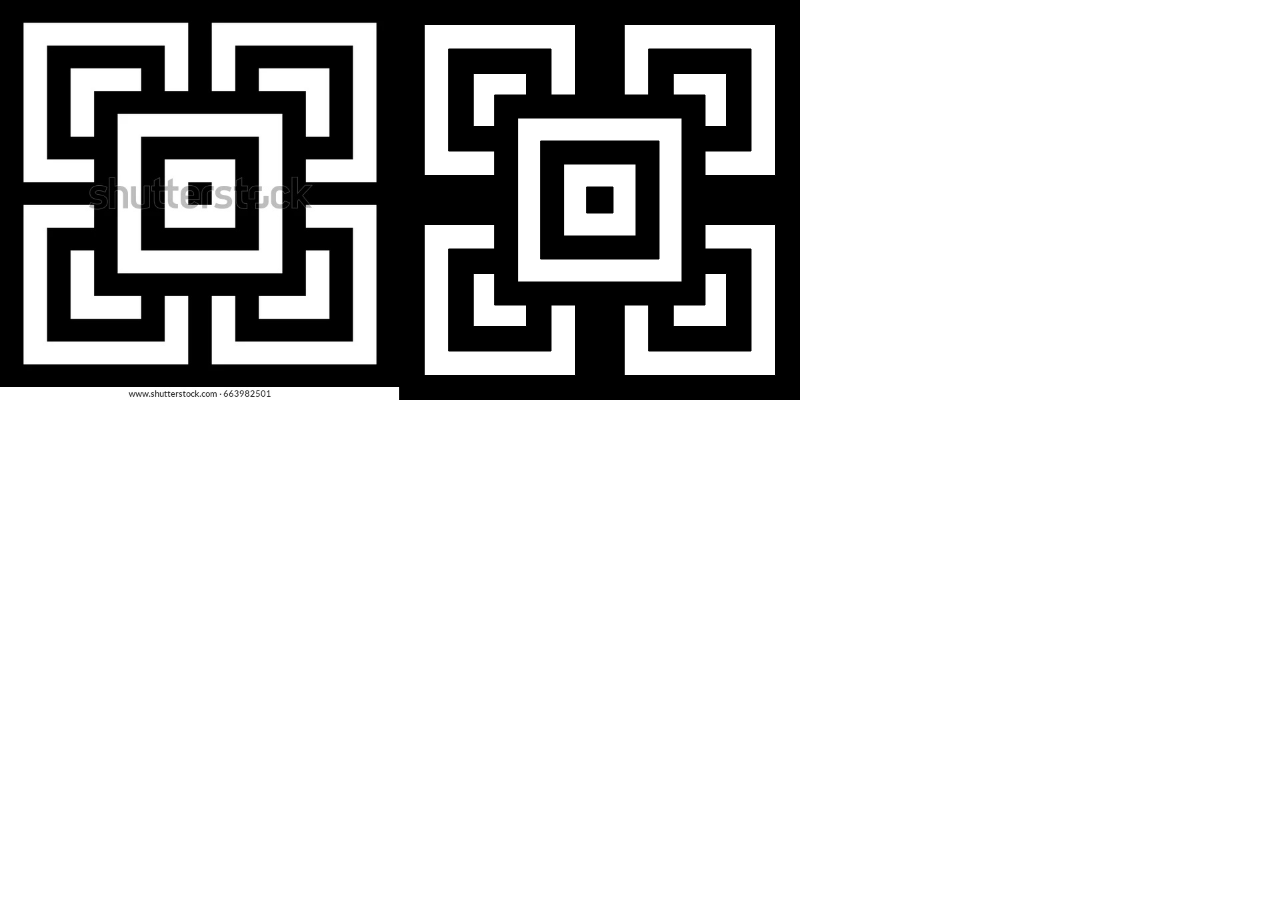
<file: tp1/index.html>
<!DOCTYPE html>
<html>
<head>
  <meta charset="utf-8">
  <meta name="viewport" content="width=device-width, initial-scale=1.0">

  <!-- PLEASE NO CHANGES BELOW THIS LINE (UNTIL I SAY SO) -->
  <script language="javascript" type="text/javascript" src="libraries/p5.min.js"></script>
  <script language="javascript" type="text/javascript" src="funciones_propias.js"></script>
  <script language="javascript" type="text/javascript" src="tp1.js"></script>
  <!-- OK, YOU CAN MAKE CHANGES BELOW THIS LINE AGAIN -->

  <style>
    body {
      padding: 0;
      margin: 0;
    }
  </style>
</head>

<body>
</body>
</html>
</file>
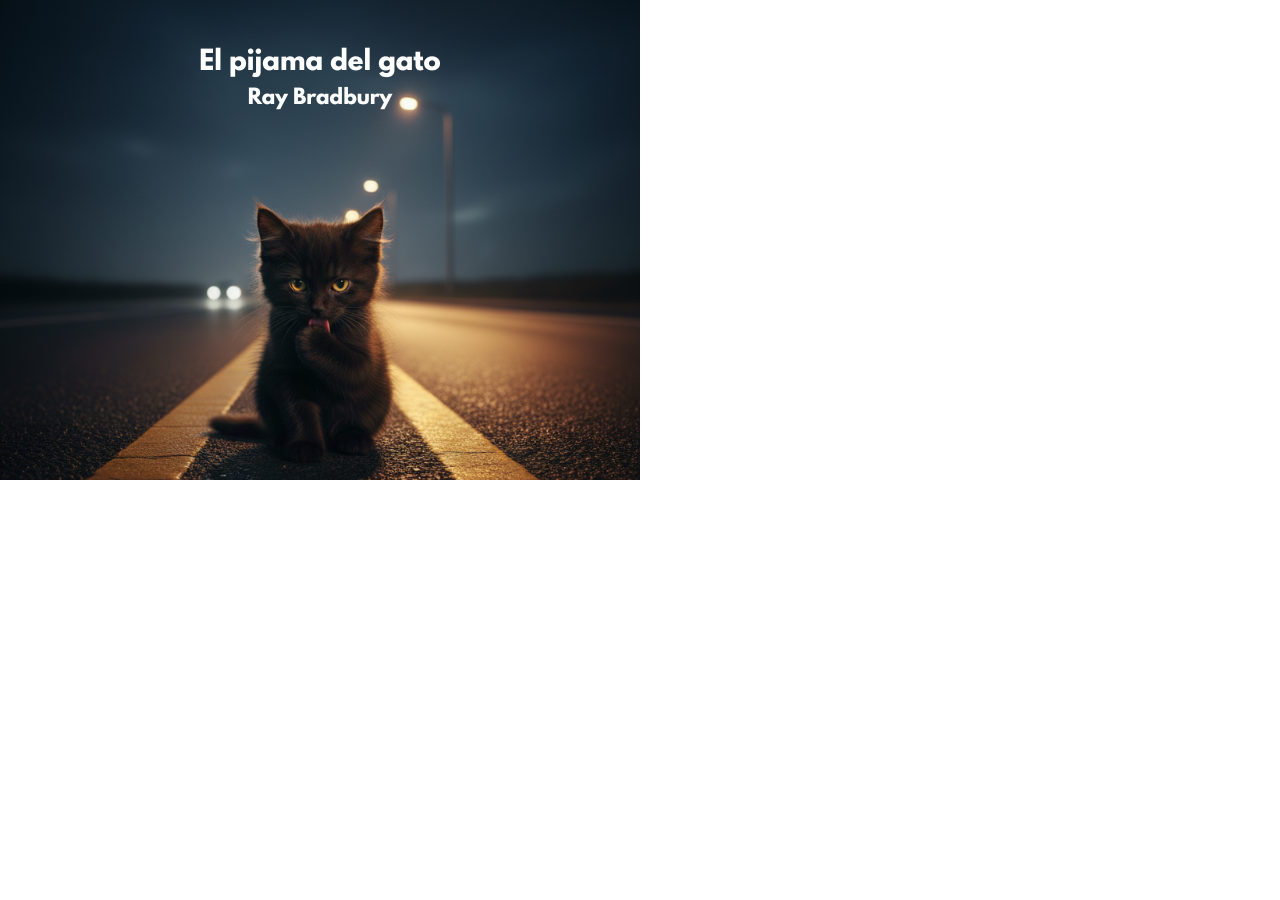
<file: tpfinalparte1/index.html>
<!DOCTYPE html>
<html>
<head>
  <meta charset="utf-8">
  <meta name="viewport" content="width=device-width, initial-scale=1.0">

  <!-- PLEASE NO CHANGES BELOW THIS LINE (UNTIL I SAY SO) -->
  <script language="javascript" type="text/javascript" src="libraries/p5.min.js"></script>
  <script language="javascript" type="text/javascript" src="libraries/p5.sound.min.js"></script>
  <script language="javascript" type="text/javascript" src="funciones.js"></script>
  <script language="javascript" type="text/javascript" src="tpfinalparte1.js"></script>
  <!-- OK, YOU CAN MAKE CHANGES BELOW THIS LINE AGAIN -->

  <style>
    body {
      padding: 0;
      margin: 0;
    }
  </style>
</head>

<body>
</body>
</html>
</file>
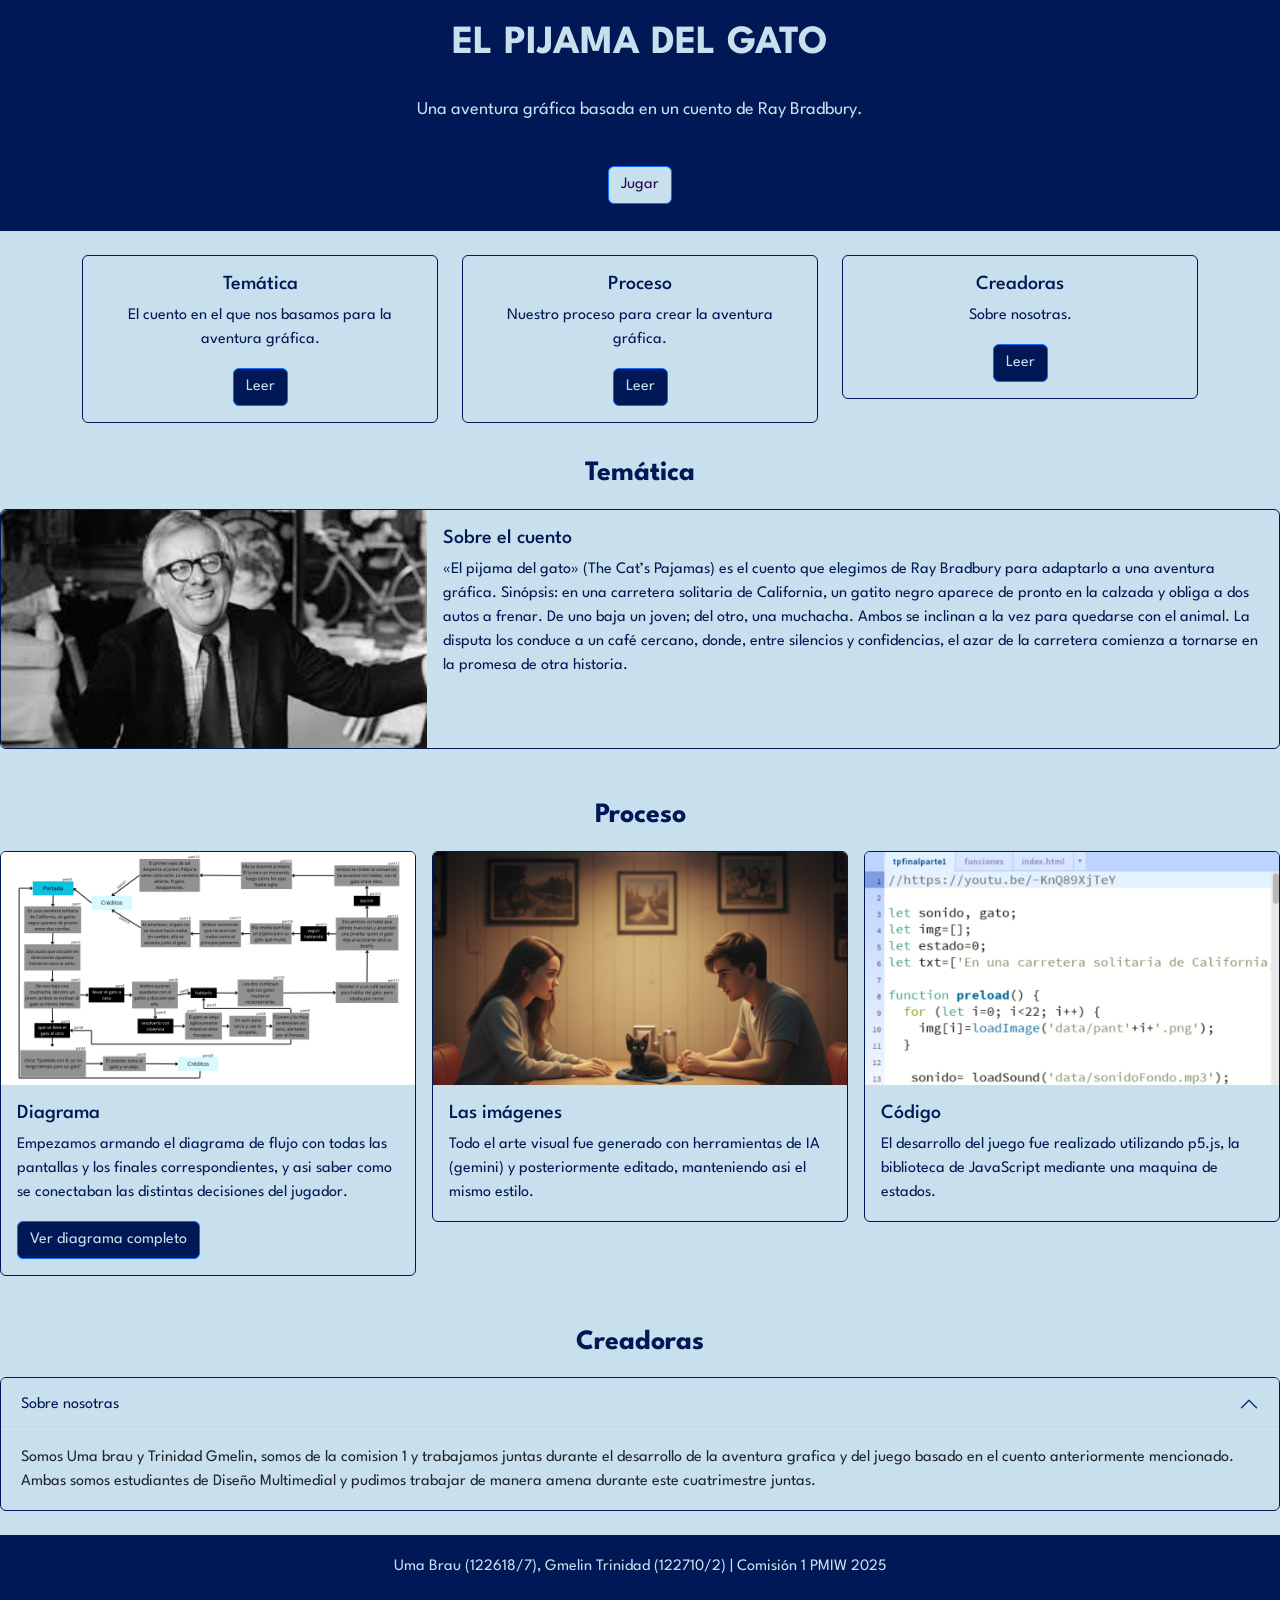
<file: tpWebFinal/index.html>
<!doctype html>
<html lang="en">
  <head>
    <meta charset="utf-8">
    <meta name="viewport" content="width=device-width, initial-scale=1">
    <title>El gato a rayas</title>
    <link href="https://cdn.jsdelivr.net/npm/bootstrap@5.3.8/dist/css/bootstrap.min.css" rel="stylesheet" integrity="sha384-sRIl4kxILFvY47J16cr9ZwB07vP4J8+LH7qKQnuqkuIAvNWLzeN8tE5YBujZqJLB" crossorigin="anonymous">
        <link rel="stylesheet" href="style.css">

  </head>
  <body>
    <script src="https://cdn.jsdelivr.net/npm/bootstrap@5.3.8/dist/js/bootstrap.bundle.min.js" integrity="sha384-FKyoEForCGlyvwx9Hj09JcYn3nv7wiPVlz7YYwJrWVcXK/BmnVDxM+D2scQbITxI" crossorigin="anonymous"></script>

<section class="inicio">
    <h1 class="text-center">EL PIJAMA DEL GATO</h1>
    <p class="text-center">
       Una aventura gráfica basada en un cuento de Ray Bradbury.
    </p>

    <br>

    <!-- Button trigger modal -->
<div class="text-center">
  <button type="button" class="btn btn-primary" data-bs-toggle="modal" data-bs-target="#exampleModal2">
    Jugar
  </button>
</div>


<!-- Modal -->
<div class="modal fade" id="exampleModal2" tabindex="-1" aria-labelledby="exampleModal2Label" aria-hidden="true">
  <div class="modal-dialog modal-fullscreen">
    <div class="modal-content">
      <div class="modal-header">
        <h1 class="modal-title fs-5" id="exampleModal2Label">Jugar</h1>
        <button type="button" class="btn-close" data-bs-dismiss="modal" aria-label="Close"></button>
      </div>
      <div class="modal-body" >
        <div class="modal-body d-flex justify-content-center">
          <iframe src="tpfinalparte1/index.html" frameborder="0" width="660"      height="500"></iframe>
        </div>
      </div>
    </div>
  </div>
</div>

<br>
</section>

<br>
<section>
  <div class="container">
    <div class="row">

      <div class="col-md-4 col-sm-12">
        <div class="card text-center">
          <div class="card-body">
            <h5 class="card-title">Temática</h5>
            <p class="card-text">El cuento en el que nos basamos para la aventura gráfica.</p>
            <a href="#tematica" class="btn btn-primary">Leer</a>
          </div>
        </div>
      </div>

      <div class="col-md-4 col-sm-12">
        <div class="card text-center">
          <div class="card-body">
            <h5 class="card-title">Proceso</h5>
            <p class="card-text">Nuestro proceso para crear la aventura gráfica.</p>
            <a href="#proceso" class="btn btn-primary">Leer</a>
          </div>
        </div>
      </div>

      <div class="col-md-4 col-sm-12">
        <div class="card text-center">
          <div class="card-body">
            <h5 class="card-title">Creadoras</h5>
            <p class="card-text">Sobre nosotras.</p>
            <a href="#creadoras" class="btn btn-primary">Leer</a>
          </div>
        </div>
      </div>

    </div>
  </div>
</section>

<br>

<section>
  <h3 class="text-center" id="tematica">Temática</h3>
  
  <div class="col-12">
      <div class="card mb-3">
        <div class="row g-0">
          <div class="col-md-4">
            <img src="img/ray.jpg" class="img-fluid rounded-start" alt="una imagen de Ray Bradbury" width="500">
          </div>
          <div class="col-md-8">
            <div class="card-body">
              <h5 class="card-title">Sobre el cuento</h5>
              <p class="card-text">«El pijama del gato» (The Cat’s Pajamas) es el cuento que elegimos de Ray Bradbury para adaptarlo a una aventura gráfica. Sinópsis: en una carretera solitaria de California, un gatito negro aparece de pronto en la calzada y obliga a dos autos a frenar. De uno baja un joven; del otro, una muchacha. Ambos se inclinan a la vez para quedarse con el animal. La disputa los conduce a un café cercano, donde, entre silencios y confidencias, el azar de la carretera comienza a tornarse en la promesa de otra historia.</p>
            </div>
          </div>
        </div>
      </div>
    </div>
</section>

<br>

<section>

  <h3 class="text-center" id="proceso">Proceso</h3>

  <div class="row g-3">

    <!-- Card 1 -->
    <div class="col-4">
      <div class="card mb-3 mx-auto" style="max-width: 540px;">
        <img src="img/diagrama.png" class="card-img-top" alt="diagrama de la aventura gráfica">
        <div class="card-body">
          <h5 class="card-title">Diagrama</h5>
          <p class="card-text">Empezamos armando el diagrama de flujo con todas las pantallas y los finales correspondientes, y asi saber como se conectaban las distintas decisiones del jugador.</p>

<!-- Button trigger modal -->
<button type="button" class="btn btn-primary" data-bs-toggle="modal" data-bs-target="#exampleModal">
  Ver diagrama completo
</button>

<!-- Modal -->
<div class="modal fade" id="exampleModal" tabindex="-1" aria-labelledby="exampleModalLabel" aria-hidden="true">
  <div class="modal-dialog modal-xl">
    <div class="modal-content">
      <div class="modal-header">
        <h1 class="modal-title fs-5" id="exampleModalLabel">Diagrama completo</h1>
        <button type="button" class="btn-close" data-bs-dismiss="modal" aria-label="Close"></button>
      </div>
      <div class="modal-body">
        <img src="img/diagrama.png" alt="imágen del diagrama" width="900" class="d-block mx-auto">
      </div>
    </div>
  </div>
</div>

        </div>
      </div>
    </div>

    <!-- Card 2 -->
    <div class="col-4">
      <div class="card mb-3 mx-auto">
        <img src="img/imgGemini.png" class="card-img-top" alt="imagen de la aventura gráfica">
        <div class="card-body">
          <h5 class="card-title">Las imágenes</h5>
          <p class="card-text">Todo el arte visual fue generado con herramientas de IA (gemini) y posteriormente editado, manteniendo asi el mismo estilo.</p>
        </div>
      </div>
    </div>

    <!-- Card 3 -->
    <div class="col-4">
      <div class="card mb-3 mx-auto">
        <img src="img/processing.png" class="card-img-top" alt="codigo de la aventura gráfica">
        <div class="card-body">
          <h5 class="card-title">Código</h5>
          <p class="card-text">El desarrollo del juego fue realizado utilizando p5.js, la biblioteca de JavaScript mediante una maquina de estados.</p>
        </div>
      </div>
    </div>

  </div>

</section>

<br>

<section>
<h3 class="text-center" id="creadoras">Creadoras</h3>

<div class="accordion" id="accordionExample">
  <div class="accordion-item">
    <h2 class="accordion-header">
      <button class="accordion-button" type="button" data-bs-toggle="collapse" data-bs-target="#collapseOne" aria-expanded="true" aria-controls="collapseOne">
        Sobre nosotras
      </button>
    </h2>
    <div id="collapseOne" class="accordion-collapse collapse show" data-bs-parent="#accordionExample">
      <div class="accordion-body">
        Somos Uma brau y  Trinidad Gmelin, somos de la comision 1 y trabajamos juntas durante el desarrollo de la aventura grafica y del juego basado en el cuento anteriormente mencionado. Ambas somos estudiantes de Diseño Multimedial y pudimos trabajar de manera amena durante este cuatrimestre juntas.
      </div>
    </div>
  </div>
</section>

<br>

<footer class="text-center">
  <p>Uma Brau (122618/7),  Gmelin Trinidad (122710/2) | Comisión 1 PMIW 2025</p>
</footer>

<script src="https://cdn.jsdelivr.net/npm/bootstrap@5.3.8/dist/js/bootstrap.bundle.min.js"></script>

  </body>
</html>
</file>
<file: tpWebFinal/style.css>
@import url('https://fonts.googleapis.com/css2?family=League+Spartan:wght@100..900&display=swap');

body {
    font-family: "League Spartan", sans-serif;
    
    background-color: #c8e0ed;
}

main {
    margin: 50px;
    max-width: 95%;
    width: auto;
}

h1 {
    color: #c8e0ed;
    font-weight: bolder;
    padding: 20px;
}

.inicio {
    background-color: #001855;
    font-size: large;
p {
    color: #c8e0ed;
}

.btn {
    background-color: #c8e0ed;
    color: #260656;
}

}

.btn {
    background-color: #001855;
    color: #c8e0ed;
}

h3 {
    color: #001855;
    font-weight: bold;
    padding: 10px;
}

.card {
    background-color: #c8e0ed;
    color: #001855;
    border: 1px solid #001855;
}

.modal-content,
.modal-header,
.modal-body,
.modal-footer {
    background-color: #001855;
    color: #c8e0ed;
}

.btn-close {
    filter: invert(90%); 
}


.accordion-item {
    background-color: #c8e0ed;
    border: 1px solid #001855;
}

.accordion-button {
    background-color: #c8e0ed;
    color: #001855;
    box-shadow: none;
}

.accordion-button:not(.collapsed) {
    background-color: #c8e0ed;
    color: #001855;
}


footer {
    background-color: #001855;
    padding: 20px;
    
p {
    color: #c8e0ed;
}

}
</file>
